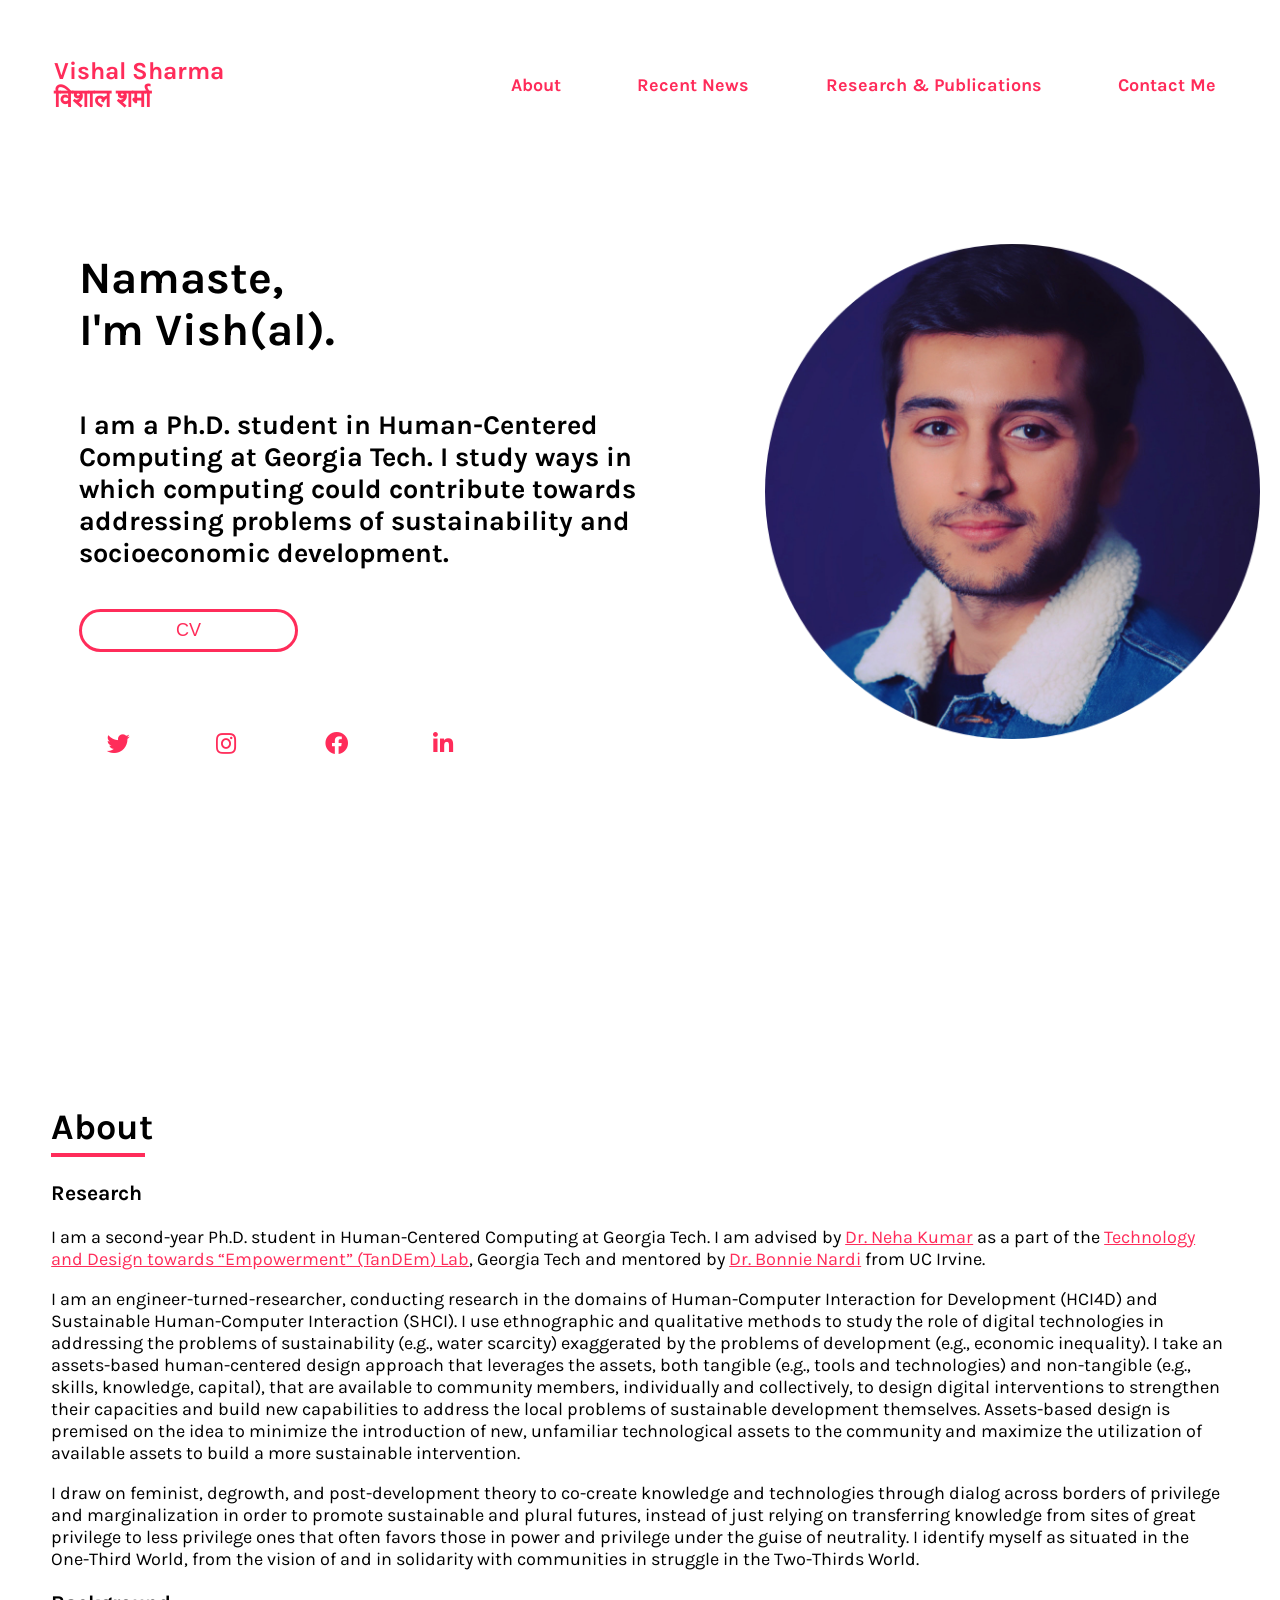
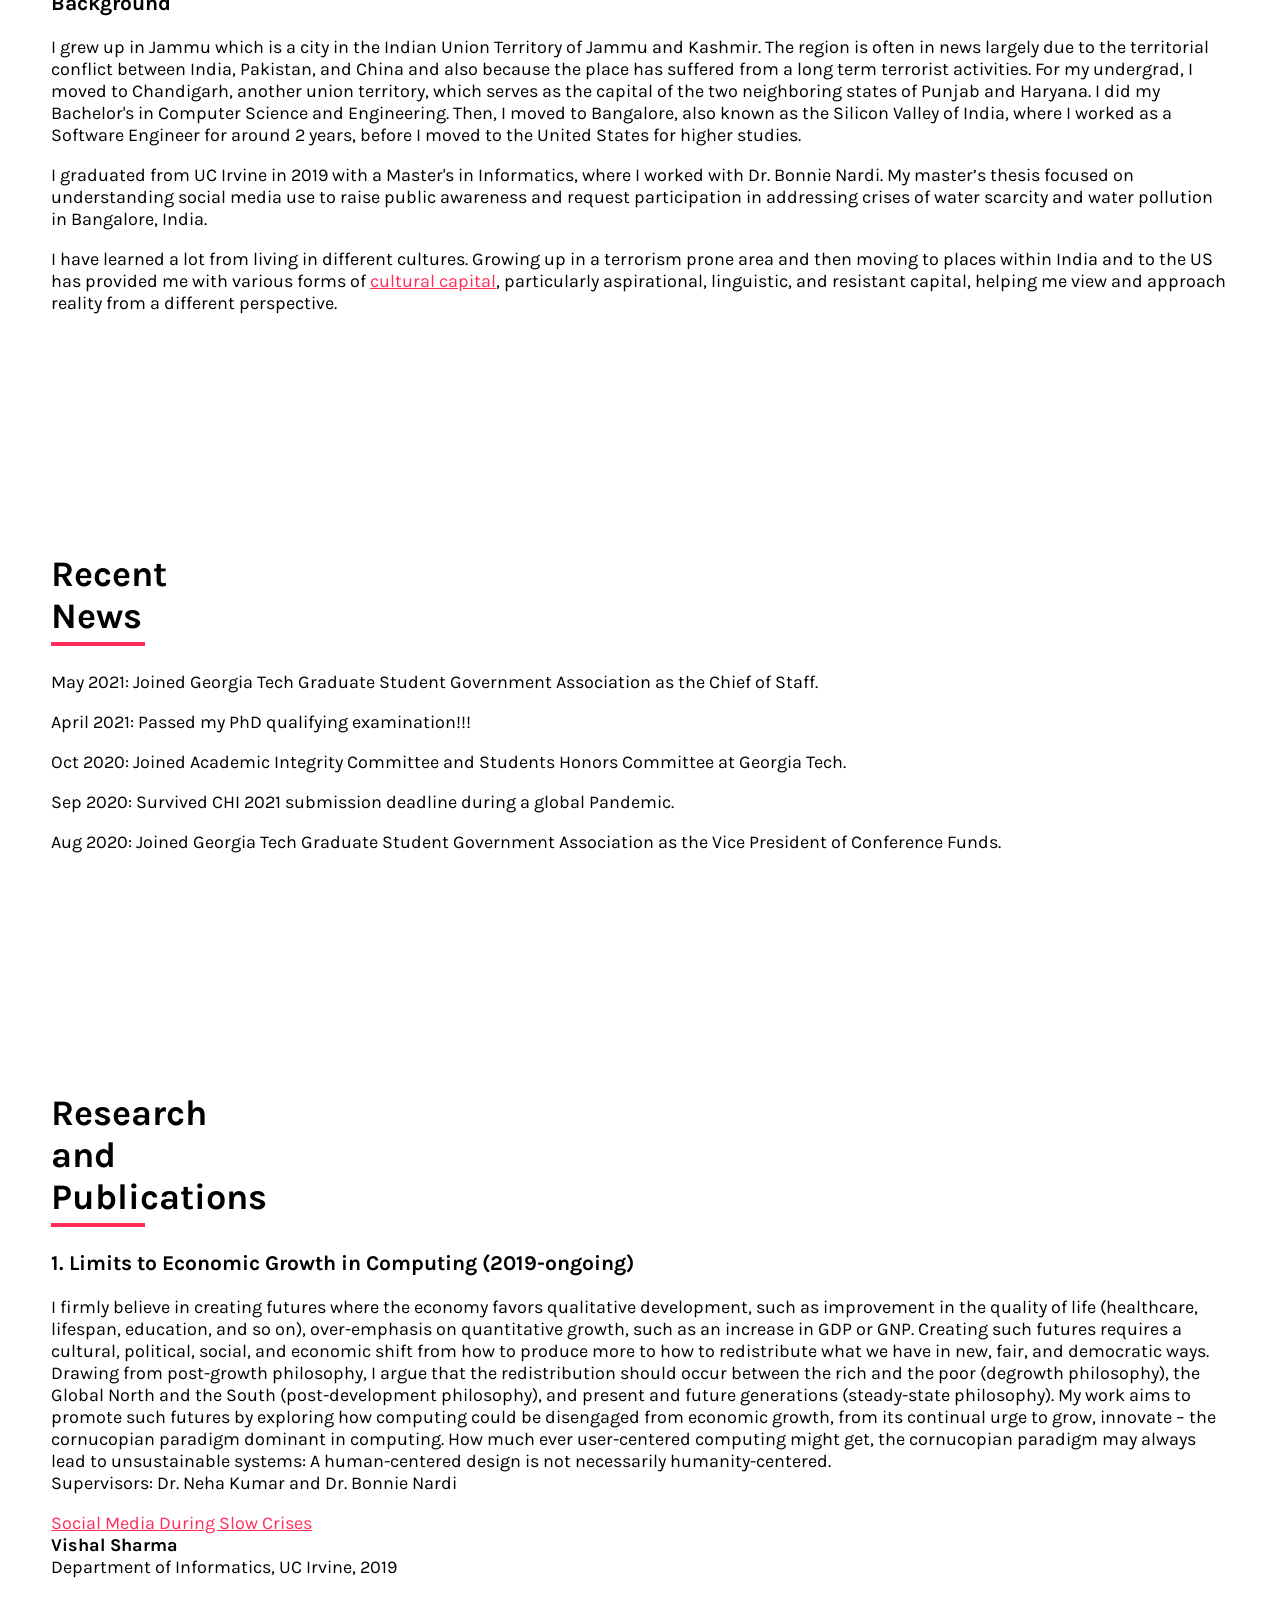
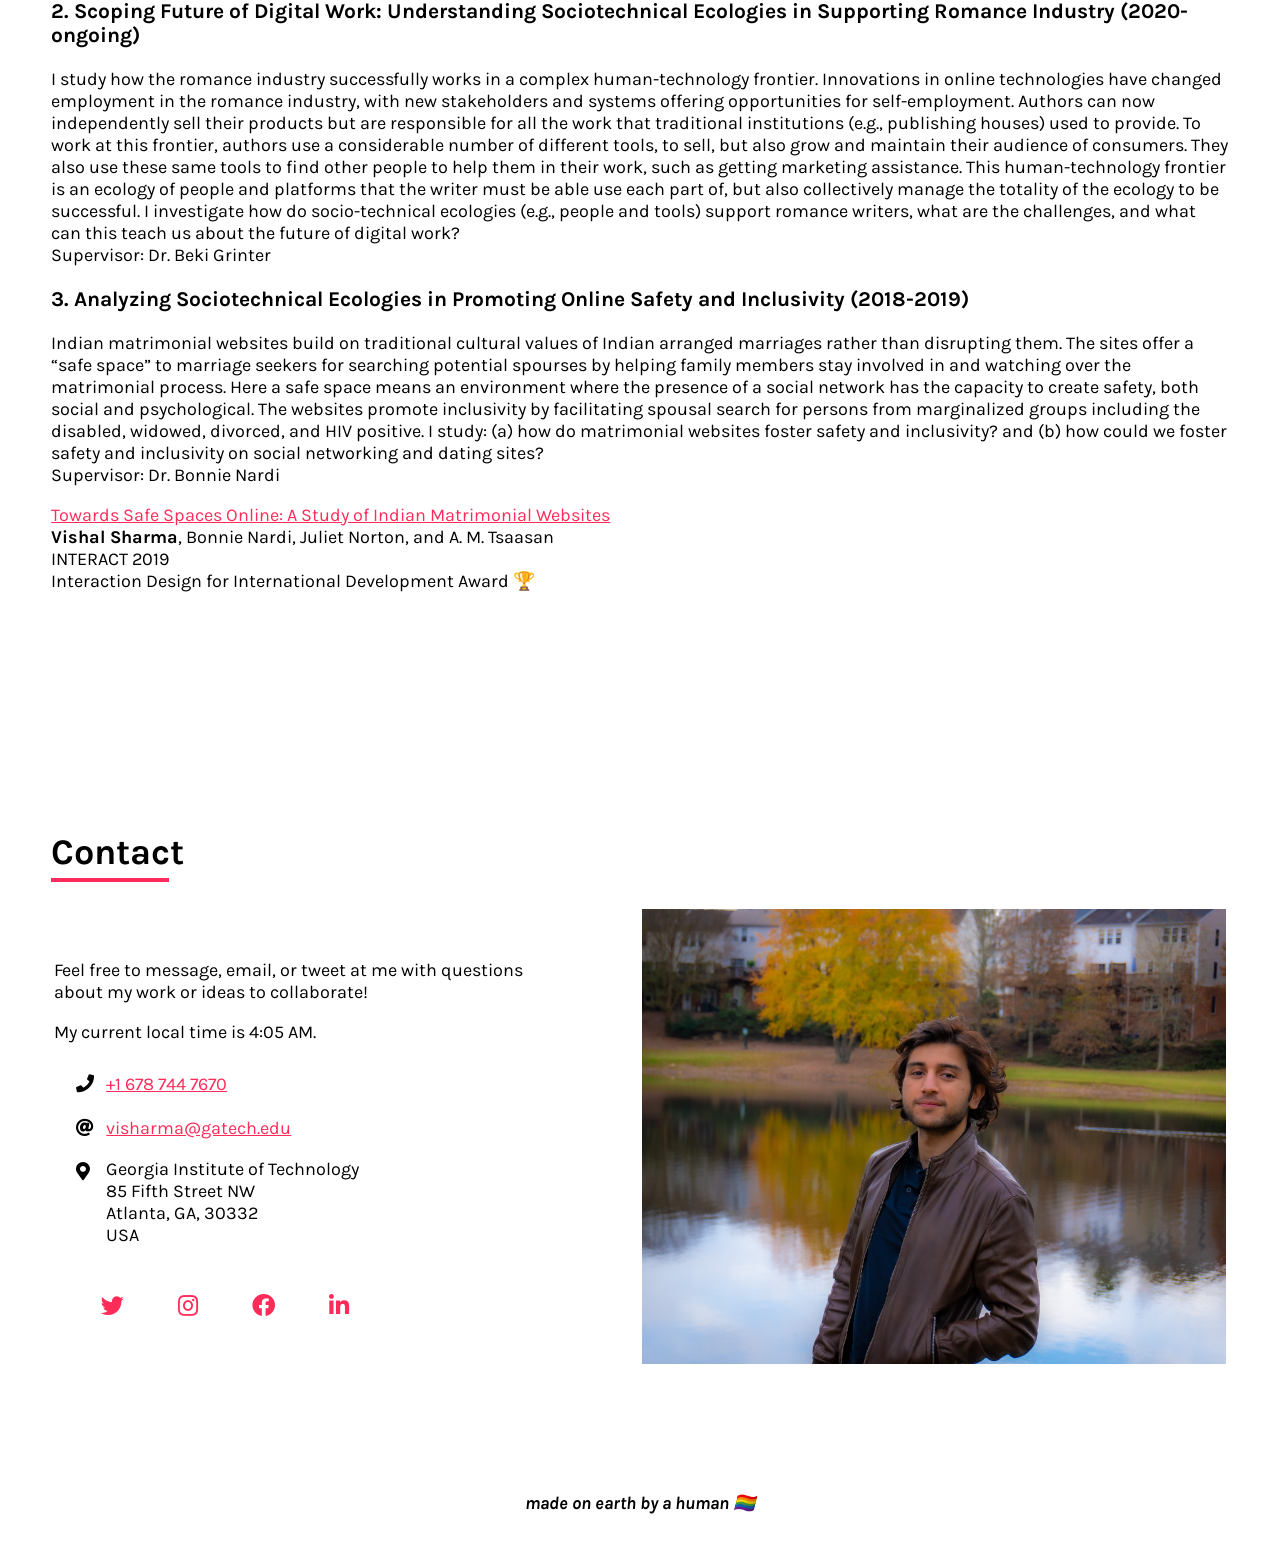
<file: index.html>
<!DOCTYPE html>
<html lang="en">
<head>
    <meta charset="UTF-8">
    <meta name="viewport" content="width=device-width, initial-scale=1.0">
    <meta http-equiv="X-UA-Compatible" content="ie=edge">
    <title>Vishal Sharma</title>
    <link rel="stylesheet" href="https://cdnjs.cloudflare.com/ajax/libs/animate.css/3.7.0/animate.min.css">
    <script src="https://code.jquery.com/jquery-3.3.1.min.js" integrity="sha256-FgpCb/KJQlLNfOu91ta32o/NMZxltwRo8QtmkMRdAu8=" crossorigin="anonymous"></script>
    <link rel="stylesheet" href="https://use.fontawesome.com/releases/v5.7.1/css/all.css" integrity="sha384-fnmOCqbTlWIlj8LyTjo7mOUStjsKC4pOpQbqyi7RrhN7udi9RwhKkMHpvLbHG9Sr" crossorigin="anonymous">
    <link rel="stylesheet" href="index.css">
    <link rel="icon" href="../2/Favicoc.ico">
</head>
<body>
    <div id="loading">
        <div id="spinner"></div>
    </div>

    <div id="magnify">
        <h1 onclick="closemagnify()"><i class="fas fa-times"></i></h1>
        <div id="img_here"></div>
    </div>
    <header id="header" class="animated slideInDown" style="animation-delay:1.8s;">
        <table>
            <tr>
                <td id="logo"> <a href="#about" style="color:#FF2C5A;text-decoration:none;"> Vishal Sharma <br> विशाल शर्मा</td> <br> </a> <!--a href="#about" style="color:#000;text-decoration:none;">Human-Computer Interaction Researcher</a-->
                <td id="navigation">
                    <a href="#bio" style="color:#FF2C5A;">About</a>
                    <!--a href="#work"style="color:black;">Recent News</a-->
                     <a href="#rec" style="color:#FF2C5A;">Recent News</a>
                    <a href="#pub" style="color:#FF2C5A;">Research & Publications</a>
                    <a href="#contact" style="color:#FF2C5A;">Contact Me</a>
                </td>
            </tr>
        </table>
    </header>
    <table id="top_part">
        <tr>
            <br><br>
            <td id="about" style="width:60%" class="animated slideInLeft" style="animation-delay:2s;" >
                <h1>Namaste, <br> I'm Vish(al).</h1>
                <h2>I am a Ph.D. student in Human-Centered Computing at Georgia Tech. I study ways in which computing could contribute towards addressing problems of sustainability and socioeconomic development.</h2>
                <button class="btn_one" onclick=" window.open('../2/Vishal_CV_April_2021.docx.pdf','_blank')">CV</button><br>
                <table>
                    <tr>
                        <td class="animated zoomIn" style="animation-delay:2.4s;"><a class="social" href="https://twitter.com/iamviiish/" target="_blank"><i class="fab fa-twitter"></i></a></td>
                        <td class="animated zoomIn" style="animation-delay:2.6s;"><a class="social" href="https://www.instagram.com/iamviiish/" target="_blank"><i class="fab fa-instagram"></i></a></td>
                        <td class="animated zoomIn" style="animation-delay:2.2s;"><a class="social" href="https://www.facebook.com/vishal.sharma228/" target="_blank"><i class="fab fa-facebook"></i></a></td>
                        <td class="animated zoomIn" style="animation-delay:2.2s;"><a class="social" href="https://www.linkedin.com/in/vishal-sharma-5596aaa2/" target="_blank"><i class="fab fa-linkedin-in"></i></a></td>

                        <!--td class="animated zoomIn" style="animation-delay:2.8s;"><a class="social"><i class="fab fa-dribbble"></i></a></td-->
                        <!--td class="animated zoomIn" style="animation-delay:3.0s;"><a class="social"><i class="fab fa-medium"></i></a></td-->

                    </tr>
                </table>
            </td>
            <td id="rightImage" style="width:40%" class="animated jackInTheBox" style="animation-delay:2.2s;"></td>
        </tr>
    </table>
     <div id="bio">
        <h1><br><br>About</h1>
         <h3>Research</h3>
        <p>
            I am a second-year Ph.D. student in Human-Centered Computing at Georgia Tech.
            I am advised by <a href="https://www.nehakumar.org/" target="_blank" style="color:#FF2C5A;"> Dr. Neha Kumar</a> as a
            part of the <a href="http://www.tandem.gatech.edu/" target="_blank" style="color:#FF2C5A;">Technology and Design towards “Empowerment” (TanDEm) Lab</a>, Georgia Tech and mentored by <a href="https://artifex.org/~bonnie/" target="_blank" style="color:#FF2C5A;">Dr. Bonnie Nardi</a> from UC Irvine.
        </p>
        <p>
            I am an engineer-turned-researcher, conducting research in the domains of Human-Computer Interaction for Development (HCI4D) and Sustainable Human-Computer Interaction (SHCI).
            I use ethnographic and qualitative methods to study the role of digital technologies in addressing the problems of sustainability (e.g., water scarcity) exaggerated by the problems
            of development (e.g., economic inequality).
            I take an assets-based human-centered design approach that leverages the assets, both tangible (e.g., tools and technologies) and non-tangible (e.g., skills, knowledge, capital),
            that are available to community members, individually and collectively, to design digital interventions to strengthen their capacities and build new capabilities to
            address the local problems of sustainable development themselves. Assets-based design is premised on the idea to minimize the introduction of new, unfamiliar technological assets to the community and maximize the utilization of
            available assets to build a more sustainable intervention.
        </p>
         <p>
            I draw on feminist, degrowth, and post-development theory to co-create knowledge and technologies through dialog across borders of privilege and marginalization
            in order to promote sustainable and plural futures, instead of just relying on transferring knowledge from sites of great
            privilege to less privilege ones that often favors those in power and privilege under the guise of neutrality.
            I identify myself as situated in the One-Third World, from the vision of and in solidarity with communities in struggle in the Two-Thirds World.
         </p>
         <h3>Background</h3>

         <p>
             I grew up in Jammu which is a city in the Indian Union Territory of Jammu and Kashmir. The region is often in news largely due to the territorial conflict
             between India, Pakistan, and China and also because the place has suffered from a long term terrorist activities.
             For my undergrad, I moved to Chandigarh, another union territory, which serves as the capital of the two neighboring states of Punjab and Haryana.
             I did my Bachelor's in Computer Science and Engineering. Then, I moved to Bangalore, also known as the Silicon Valley of India, where I worked as a Software Engineer
             for around 2 years, before I moved to the United States for higher studies.
         </p>

         <p>
             I graduated from UC Irvine in 2019 with a Master's in Informatics, where I worked with Dr. Bonnie Nardi.
             My master’s thesis focused on understanding social media use to raise public awareness and request participation in addressing crises of water scarcity
             and water pollution in Bangalore, India.
         </p>
         <p>
             I have learned a lot from living in different cultures.
             Growing up in a terrorism prone area and then moving to places within India and to the US has provided me with various forms of
             <a href="https://doi.org/10.1080/1361332052000341006" target="_blank" style="color:#FF2C5A;"> cultural capital</a>, particularly aspirational, linguistic, and resistant capital,
             helping me view and approach reality from a different perspective.
         </p>

    </div>
    <!--div id="work">
        <h1>Recent News</h1>
        <div id="photos">
            <img onclick="magnify($(this).attr('src'))" src="https://images.unsplash.com/photo-1547922657-b370d1687eb1?ixlib=rb-1.2.1&auto=format&fit=crop&w=700&q=80">
            <img onclick="magnify($(this).attr('src'))" src="https://images.unsplash.com/photo-1549375463-8cbc18ca3f24?ixlib=rb-1.2.1&ixid=eyJhcHBfaWQiOjEyMDd9&auto=format&fit=crop&w=967&q=80">
            <img onclick="magnify($(this).attr('src'))" src="https://images.unsplash.com/photo-1549366021-9f761d450615?ixlib=rb-1.2.1&ixid=eyJhcHBfaWQiOjEyMDd9&auto=format&fit=crop&w=650&q=80">
            <img onclick="magnify($(this).attr('src'))" src="https://images.unsplash.com/photo-1549309019-a1d77aeae74f?ixlib=rb-1.2.1&ixid=eyJhcHBfaWQiOjEyMDd9&auto=format&fit=crop&w=634&q=80">
            <img onclick="magnify($(this).attr('src'))" src="https://images.unsplash.com/photo-1547149666-769b42053e67?ixlib=rb-1.2.1&ixid=eyJhcHBfaWQiOjEyMDd9&auto=format&fit=crop&w=564&q=80">
            <img onclick="magnify($(this).attr('src'))" src="https://images.unsplash.com/photo-1547950515-e652d0f50b1b?ixlib=rb-1.2.1&ixid=eyJhcHBfaWQiOjEyMDd9&auto=format&fit=crop&w=634&q=80">
            <img onclick="magnify($(this).attr('src'))" src="https://images.unsplash.com/photo-1545342084-d03fe58ea023?ixlib=rb-1.2.1&ixid=eyJhcHBfaWQiOjEyMDd9&auto=format&fit=crop&w=633&q=80">
        </div-->
    </div>
    <div id="rec">
        <h1><br><br>Recent News</h1>
        <p>
            May 2021: Joined Georgia Tech Graduate Student Government Association as the Chief of Staff.
        </p>
        <p>
            April 2021: Passed my PhD qualifying examination!!!
        </p>
        <p>
            Oct 2020: Joined Academic Integrity Committee and Students Honors Committee at Georgia Tech.
        </p>
        <p>
            Sep 2020: Survived CHI 2021 submission deadline during a global Pandemic.
        </p>
        <p>
            Aug 2020: Joined Georgia Tech Graduate Student Government Association as the Vice President of Conference Funds.
        </p>
    </div>
     <div id="pub">
        <h1><br><br>Research and Publications</h1>
         <h3>1. Limits to Economic Growth in Computing (2019-ongoing)</h3>
         <p>
             I firmly believe in creating futures where the economy favors qualitative development,
             such as improvement in the quality of life (healthcare, lifespan, education, and so on), over-emphasis on quantitative growth,
             such as an increase in GDP or GNP. Creating such futures requires a cultural, political, social,
             and economic shift from how to produce more to how to redistribute what we have in new, fair, and democratic ways. Drawing from post-growth philosophy,
             I argue that the redistribution should occur between the rich and the poor (degrowth philosophy), the Global North and the South (post-development philosophy),
             and present and future generations (steady-state philosophy). My work aims to promote such futures by exploring how computing could be disengaged from economic growth,
             from its continual urge to grow, innovate – the cornucopian paradigm dominant in computing. How much ever user-centered computing might get,
             the cornucopian paradigm may always lead to unsustainable systems: A human-centered design is not necessarily humanity-centered.<br>
             Supervisors: Dr. Neha Kumar and Dr. Bonnie Nardi<br>
         </p>
         <!--p>
            <a style="color:#FF2C5A;"> Post-growth HCI </a> <br>
            <b><i>Vishal Sharma</b></i>, Meena Devii Muralikumar, Neha Kumar, and Bonnie Nardi <br>
            CHI 2021 (submitted) <br>
        </p-->
         <p>
            <a href="https://escholarship.org/uc/item/8bj7218c" target="_blank" style="color:#FF2C5A;"> Social Media During Slow Crises </a> <br>
            <b>Vishal Sharma</b><br>
            Department of Informatics, UC Irvine, 2019 <br>
        </p>
         <h3>2. Scoping Future of Digital Work: Understanding Sociotechnical Ecologies in Supporting Romance Industry (2020-ongoing)</h3>
            <p>
                I study how the romance industry successfully works in a complex human-technology frontier. Innovations in online technologies have changed employment in the romance industry, with new stakeholders and systems offering opportunities for self-employment.
            Authors can now independently sell their products but are responsible for all the work that traditional
            institutions (e.g., publishing houses) used to provide. To work at this frontier, authors use a considerable
            number of different tools, to sell, but also grow and maintain their audience of consumers. They also
            use these same tools to find other people to help them in their work, such as getting marketing
            assistance. This human-technology frontier is an ecology of people and platforms that the writer must
            be able use each part of, but also collectively manage the totality of the ecology to be successful.
             I investigate how do socio-technical ecologies (e.g., people and tools) support romance writers, what
            are the challenges, and what can this teach us about the future of digital work? <br>
         Supervisor: Dr. Beki Grinter<br>
         </p>
         <h3>3. Analyzing Sociotechnical Ecologies in Promoting Online Safety and Inclusivity (2018-2019)</h3>
         <p>
             Indian matrimonial websites build on traditional cultural values of Indian arranged marriages rather than disrupting them.
             The sites offer a “safe space” to marriage seekers for searching potential spourses by helping family members stay involved in and watching over the matrimonial process.
             Here a safe space means an environment where the presence of a social network has the capacity to create safety, both social and psychological.
             The websites promote inclusivity by facilitating spousal search for persons from marginalized groups including the disabled, widowed, divorced, and HIV positive.
             I study: (a) how do matrimonial websites foster safety and inclusivity? and (b) how could we foster safety and inclusivity on social networking and dating sites? <br>
             Supervisor: Dr. Bonnie Nardi<br>
         </p>
         <p>
            <a href="https://link.springer.com/chapter/10.1007/978-3-030-29387-1_4" target="_blank" style="color:#FF2C5A;"> Towards Safe Spaces Online: A Study of Indian Matrimonial Websites </a> <br>
             <b>Vishal Sharma</b>, Bonnie Nardi, Juliet Norton, and A. M. Tsaasan <br>
                INTERACT 2019<br>
             Interaction Design for International Development Award 🏆<br>
        </p>

    </div>
    <div id="contact">
        <h1><br><br>Contact</h1>

            <table>
                <tr>
                    <td>
                        <div id="inner_div">
                            <table id="inner_table">
                                 <p>Feel free to message, email, or tweet at me with questions <br> about my work or ideas to collaborate!</p>
             <p> My current local time is <span id="time"></span>.</p>
            <script>
                    var dt = new Date();
                    document.getElementById("time").innerHTML = new Date().toLocaleTimeString('en-US', { hour: 'numeric', hour12: true, minute: 'numeric' });
            </script>
                                <tr>
                                    <td><i class="fas fa-phone"></i> &nbsp; <a href="tel:+19492476061" style="color:#FF2C5A;"> +1 678 744 7670 </a></td>
                                </tr>
                                <tr>
                                    <td><i class="fas fa-at"></i> &nbsp; <a href="mailto:visharma@gatech.edu" target="_blank" style="color:#FF2C5A;"> visharma@gatech.edu </a></td>
                                </tr>
                                 <!--tr>
                                    <td><i class="fas fa-fax"></i> &nbsp; +1 949 247 6061</td>
                                </tr-->
                                <tr>
                                    <td><i class="fas fa-map-marker-alt"></i>
                                    <div id="address">
                                        Georgia Institute of Technology <br>
                                        85 Fifth Street NW<br>
                                        Atlanta, GA, 30332 <br>
                                        USA
                                        </div>
                                    </td>
                                </tr>

                                <tr>
                                    <td>
                                        <a class="social" href="https://twitter.com/iamviiish/" target="_blank"><i class="fab fa-twitter"></i></a>
                                        <a class="social" href="https://www.instagram.com/iamviiish/" target="_blank"><i class="fab fa-instagram"></i></a>
                                        <a class="social" href="https://www.facebook.com/vishal.sharma228/" target="_blank"><i class="fab fa-facebook"></i></a>
                                        <a class="social" href="https://www.linkedin.com/in/vishal-sharma-5596aaa2/" target="_blank"><i class="fab fa-linkedin-in"></i></a>
                                    </td>

                                </tr>
                            </table>
                        </div>
                    </td>
                     <td>
                         <div id="middle" style="width:100%" class="animated zoomIn" style="animation-delay:1.8s;">
                                </div>
                     </td>
                    <!--td>
                        <form action="visharma@gatech.edu" method="post" enctype="text/plain">
                            <input type="text" placeholder="name" required>
                            <input type="email" placeholder="email" required><br>
                            <textarea placeholder="your message" required rows="5"></textarea><br>
                            <button class="btn_one">send</button>
                            <a href="mailto:email@address.com">Click to email</a>
                        </form>
                    </td-->
                </tr>
            </table>
    </div>
    <div id="footer">
      <br><br>
       <em> made on earth by a human 🏳️‍🌈
    </div>
    <script src="index.js" type="text/javascript"></script>
</body>
</html>
</file>
<file: index.css>
@import url('https://fonts.googleapis.com/css2?family=Karla&family=Karma&display=swap" rel="stylesheet');

body {
    font-family: 'Karla', sans-serif;
    padding:0px;
    margin:0px;
    max-width:100vw;
    font-size: 18px;
    overflow-x:hidden;
    scroll-behavior: smooth;
}
#loading {
    width: 100vw;
    height: 100vh;
    position: fixed;
    background: white;
    z-index: 999;
    display: flex;
    justify-content: center;
    flex-direction: column;
    align-items: center;
}
#spinner {
    animation: rotate 0.56s infinite linear;
    width:50px;
    height:50px;
    border:12px solid rgb(255, 44, 90);
    border-bottom:12px solid #fff;
    border-radius:50%;
    margin:0;
}
@keyframes rotate {
    0% {transform: rotate(0deg);}
    100% {transform: rotate(360deg);}
   /* 0%   {background-color:LavenderBlush; left:0px; top:0px;}
    25%  {background-color:lightcoral; left:200px; top:0px;}
    50%  {background-color:MistyRose; left:200px; top:200px;}
    75%  {background-color:pink; left:0px; top:200px;}
    100% {background-color:lightpink; left:0px; top:0px;}*/
}
header {
    width:92vw;
    padding:3.5vh 4vw;
    position:fixed;
    font-weight:bold;
    background:transparent;
    color:#fff;
    transition:0.4s ease-in-out;
    z-index:2;
}
header table {
    width:100%;
}
#logo {
    width:20%;
}
#navigation {
    width:80%;
}
#magnify {
    width:100vw;
    height:100vh;
    background:rgba(0, 0, 0, 0.92);
    position:fixed;
    z-index:4;
    display:none;
    flex-direction: column;
    justify-content:center;
}
#magnify h1 {
    position:absolute;
    top:0;
    right:0;
    margin:20px 40px;
    color:#fff;
    transition:0.4s ease-in-out;
}
#magnify h1:hover{
    color:rgb(255, 44, 90);
    cursor:pointer;
}
#img_here {
    width:90%;
    height:90%;
    background-size:contain !important;
    background-repeat:no-repeat !important;
    margin:0px auto;
}
#logo {
    font-size:24.5px;
    color:rgb(255, 44, 90);
}
#navigation {
    text-align:right;
}
#navigation a {
    color:inherit;
    text-decoration:none;
    padding:3.5px 10px;
    border-bottom:2px solid transparent;
    margin-left:4vw;
    transition:0.4s ease-in-out;
}
#navigation a:hover{
    border-bottom:2px solid #fff;
}
#top_part {
    width:100%;
    border:2vh solid #fff;
}
#top_part tr td{
    width:50%;
}
#about /*about in the home page*/{
    width:84% !important;
    height:95vh;
    display:flex;
    flex-direction:column;
    justify-content:center;
    text-align:left;
    padding:0px 8%;
}
#about h1 {
    font-size:45px;
    word-wrap:break-word;
}
#about table /*social media links*/{
    width:70%;
    margin-top:4vh;
}
#about table tr td {
    width:20% !important;
    text-align:left;
}
.social {
    color:rgb(255, 44, 90);
    font-size:23px;
    padding:12px 17px;
    border-radius:50%;
    background:transparent;
    transition:0.4s ease-in-out;
    font-weight:normal;
    margin:0px 8px;

}
.social:hover { 
    cursor: pointer;
    color:#fff;
    background:rgb(255, 44, 90);
    box-shadow:0px 10px 30px rgba(255, 66, 107,0.8);

}
.btn_one {
    font-size:18px;
    font-family: 'Raleway', sans-serif;
    color:rgb(255, 44, 90);
    background:#fff;
    border:3px solid rgb(255, 44, 90);
    padding:8px 40px;
    width:35%;
    border-radius:80px;
    font-weight:normal;
    margin:2vh 0px;
    transition:0.4s ease-in-out;

}
.btn_one:hover {
    box-shadow:0px 10px 30px rgba(255, 44, 90, 0.8);
    cursor:pointer;
    color:#fff;
    background:rgb(255, 44, 90);

}
#rightImage {
    width:100%;
    height:50vh;
    position: relative;
    overflow: hidden;
    /*background:linear-gradient(0deg,rgba(255, 44, 90, 0.8),rgba(2255, 44, 90, 0.8)),url("../2/Vs.JPG") center center;*/
    background:linear-gradient(0deg,rgba(0, 0, 0, 0),rgba(0, 0, 0, 0)),url("../2/circle-cropped.png") center center;
    background-size:contain;
    background-repeat:no-repeat;
}
#middle {
    width:100%;
    height:50.5vh;
    background:linear-gradient(0deg,rgba(0,0,0,0),rgba(0,0,0,0)),url("../2/VS_S.jpg") right center;
    background-size:cover;
    background-repeat:no-repeat;
    position: relative;
    overflow: hidden;
}
#work /* About page*/ {
    width:92vw;
    padding:6vh 4vw;
    font-weight:normal;
}
#work h1 {
    padding:5px 0px;
    border-bottom:4px solid rgb(255, 44, 90);
    width:6%;

}
#photos {
    width:100%;
    columns:3;
    column-gap:4%;
    z-index:1;
    transition:0.4s ease-in-out;
}
#photos img {
    width:100%;
    height:auto;
    margin:4.5% 0px;
    transition:0.4s ease-in-out;
}
#photos img:hover {
    transform: scale(1.1);
    cursor: pointer;
}
#bio {
    width:92vw;
    padding:6vh 4vw;
    font-weight:normal;

}
#bio h1 {
    padding:5px 0px;
    border-bottom:4px solid rgb(255, 44, 90);
    width:8%;

}
#pub {
    width:92vw;
    padding:6vh 4vw;
    font-weight:normal;

}
#pub h1 {
    padding:5px 0px;
    border-bottom:4px solid rgb(255, 44, 90);
    width:8%;

}
#rec {
    width:92vw;
    padding:6vh 4vw;
    font-weight:normal;

}
#rec h1 {
    padding:5px 0px;
    border-bottom:4px solid rgb(255, 44, 90);
    width:8%;

}
#contact {
    width:92vw;
    padding:6vh 4vw;
}
#contact h1 {
    padding:5px 0px;
    border-bottom:4px solid rgb(255, 44, 90);
    width:10%;
}
#contact table {
    width:100%;
}
#contact table tr td {
    width:50%;
}
#inner_div table{
    width:100%;
}
#inner_div table tr td{
    font-weight:normal;
}
#inner_table tr td{
    padding:10px 20px !important;
}
#contact form {
    width:100%;
}
#contact form input {
    width:96%;
    margin:20px 1%;
    background:transparent;
    border:0px;
    border-bottom:3px solid rgba(255, 44, 90,0.5);
    padding:8px 10px;
    font-family: 'Raleway', sans-serif;
    font-size:18px;
    transition:0.4s ease-in-out;
    color:#000;
    font-weight:normal;
}
#contact form textarea {
    width:96%;
    margin:20px 1%;
    padding:8px 10px;
    border:0px;
    border-bottom:3px solid rgba(255, 44, 90,0.5);
    padding:8px 10px;
    font-family: 'Raleway', sans-serif;
    font-size:18px;
    background:transparent;
    resize:none;
    transition:0.4s ease-in-out;
    color:#000;
    font-weight:normal;
}
#contact form input:focus {
    outline:none;
    border-bottom:3px solid rgba(255, 44, 90,1);
}
#contact form textarea:focus {
    outline:none;
    border-bottom:3px solid rgba(255, 44, 90,1);
}
#address {
    position:relative;
    top:-25px;
    left:30px;
}
#footer {
    width:100%;
    padding:3vh 0px;
    text-align:center;
    font-weight:bold;
}
#footer a {
    color:rgb(255, 44, 90);
    text-decoration:none;
}
::placeholder {
    color:#000;
}
button:focus {
    outline:none;
}
::-webkit-scrollbar {
    width:5.5px;
    height:5px;
}
::-webkit-scrollbar-track {
    background: #f1f1f1;
}
::-webkit-scrollbar-thumb {
    background: rgb(0, 0, 0);
}
::-webkit-scrollbar-thumb:hover {
    background: rgba(0, 0, 0,0.8);
}

@media (max-width: 1000px){
    #photos {
    columns:1;
    column-gap:0%;
    }
    #photos img {
        margin:2% 0px;
    }
    #photos img:hover {
        transform: scale(1);
        cursor: pointer;
    }
    #rightImage {
        display:none;
    }
    #top_part {
        border:0px;
    }
    #top_part tr td{
        width:100%;
        text-align:center;
    }
    #about {
        width:92% !important;
        height:75vh;
        padding-top:20vh !important;
        text-align:center;
        padding:0px 4%;
    }
    #about table {
        width:100%;
        margin-top:6vh;
    }
    #about table tr td {
        text-align:center;
    }
    .btn_one {
    padding:6px 30px;
    width:60%;
    margin:4vh auto;
    box-shadow:0px 10px 20px rgba(255, 44, 90, 0.8);
    background:rgb(255, 44, 90);
    color:#fff;
    }
    .btn_one:hover {
        box-shadow:0px 10px 40px rgba(255, 44, 90, 0.8);
        cursor:pointer;
    }
    #contact table tr td {
        width:100%;
        display:block;
    }
    #inner_table tr td{
        padding:10px 0px !important;
    }
    #contact form input {
        width:90%;
    }
    #contact form textarea {
        width:90%;
    }
    #work h1 {
        width:19%;
    }
    #bio h1 {
        width:25%;
    }
    #contact h1 {
        width:33%;
    }
    header {
        width:120vw;
        background:#fff;
        padding:4vh 2vw;
        position:absolute;
    }
    #header table tr td {
        width:100%;
        display:block;
        text-align:center;
        padding:15px 0px;
    }
    #navigation a {
        color:#000;
    }
}
</file>
